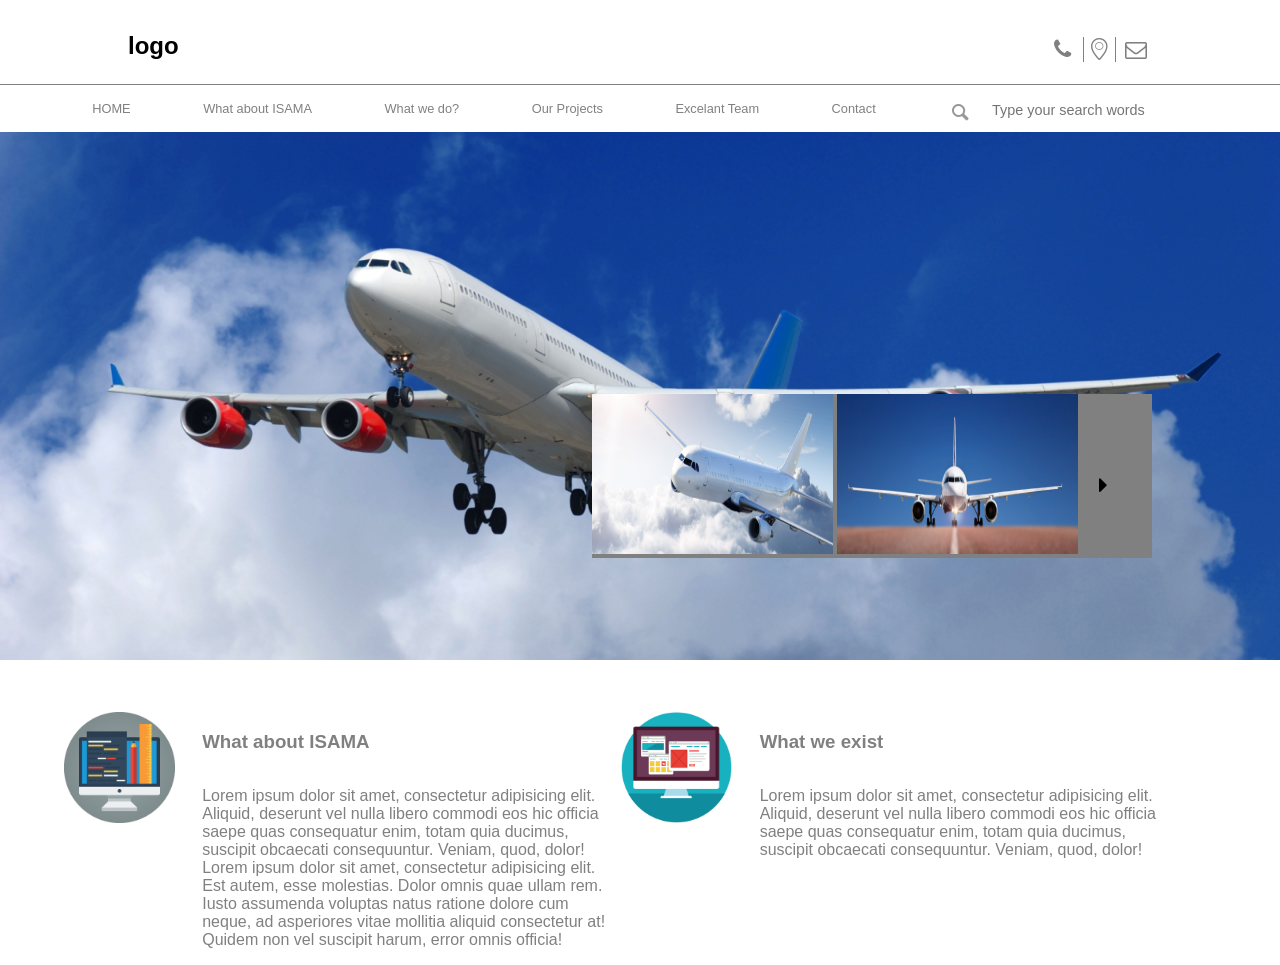
<file: HTML_Task_3/index.html>
<!DOCTYPE html>
<html>
	<head>
		<meta charset="utf-8">
		<meta name="viewport" content="width=device-width, initial-scale=1">
		<title>ISAMA</title>
		<link rel="stylesheet" href="css/font-awesome.min.css">
		<link rel="stylesheet" type="text/css" href="css/style.css">
		<link rel="stylesheet" type="text/css" href="fontello-044453e1/css/fontello.css">
	</head>
	<body>
		<header>
			<section class="header__contact">
				<div class="contacts">
					<span><i class="icon-phone"></i></span>
					<span><i class="icon-location"></i></span>
					<span><i class="icon-mail"></i></span>
				</div>
				<h1 class="logo-desk">logo</h1>
			</section>
			<div class="header-desk">
				<nav class="header__menu">
					<i class="fa fa-bars"></i>
					<ul>
						<li><a href="#">HOME</a></li>
						<li><a href="#">What about ISAMA</a></li>
						<li><a href="#">What we do?</a></li>
						<li><a href="#">Our Projects</a></li>
						<li><a href="#">Excelant Team</a></li>
						<li><a href="#">Contact</a></li>
					</ul>
				</nav>
			<h1 class="logo">logo</h1>
			<div class="search">
				<form>
					<input type="text" placeholder="Type your search words">
					<button type="submit"><i class="icon-search"></i></button>
				</form>
			</div>
			</div>
		</header>
		<section class="images">
			<img src="images/slide1.jpg">
			<div class="slider">
				<img src="images/slide2.jpg">
				<img src="images/slide3.jpg">
				<i class="fa fa-caret-right"></i>
			</div>
		</section>
		<section class="info">
			<div class="info__box">
				<img src="images/pict_1.png">
				<h3>What about ISAMA</h3>
				<p>Lorem ipsum dolor sit amet, consectetur adipisicing elit. Aliquid, deserunt vel nulla libero commodi eos hic officia saepe quas consequatur enim, totam quia ducimus, suscipit obcaecati consequuntur. Veniam, quod, dolor! Lorem ipsum dolor sit amet, consectetur adipisicing elit. Est autem, esse molestias. Dolor omnis quae ullam rem. Iusto assumenda voluptas natus ratione dolore cum neque, ad asperiores vitae mollitia aliquid consectetur at! Quidem non vel suscipit harum, error omnis officia!</p>
			</div>
			<div class="info__box">
				<img src="images/pict_2.png">
				<h3>What we exist</h3>
				<p>Lorem ipsum dolor sit amet, consectetur adipisicing elit. Aliquid, deserunt vel nulla libero commodi eos hic officia saepe quas consequatur enim, totam quia ducimus, suscipit obcaecati consequuntur. Veniam, quod, dolor!</p>
			</div>
		</section>
	</body>
</html>
</file>
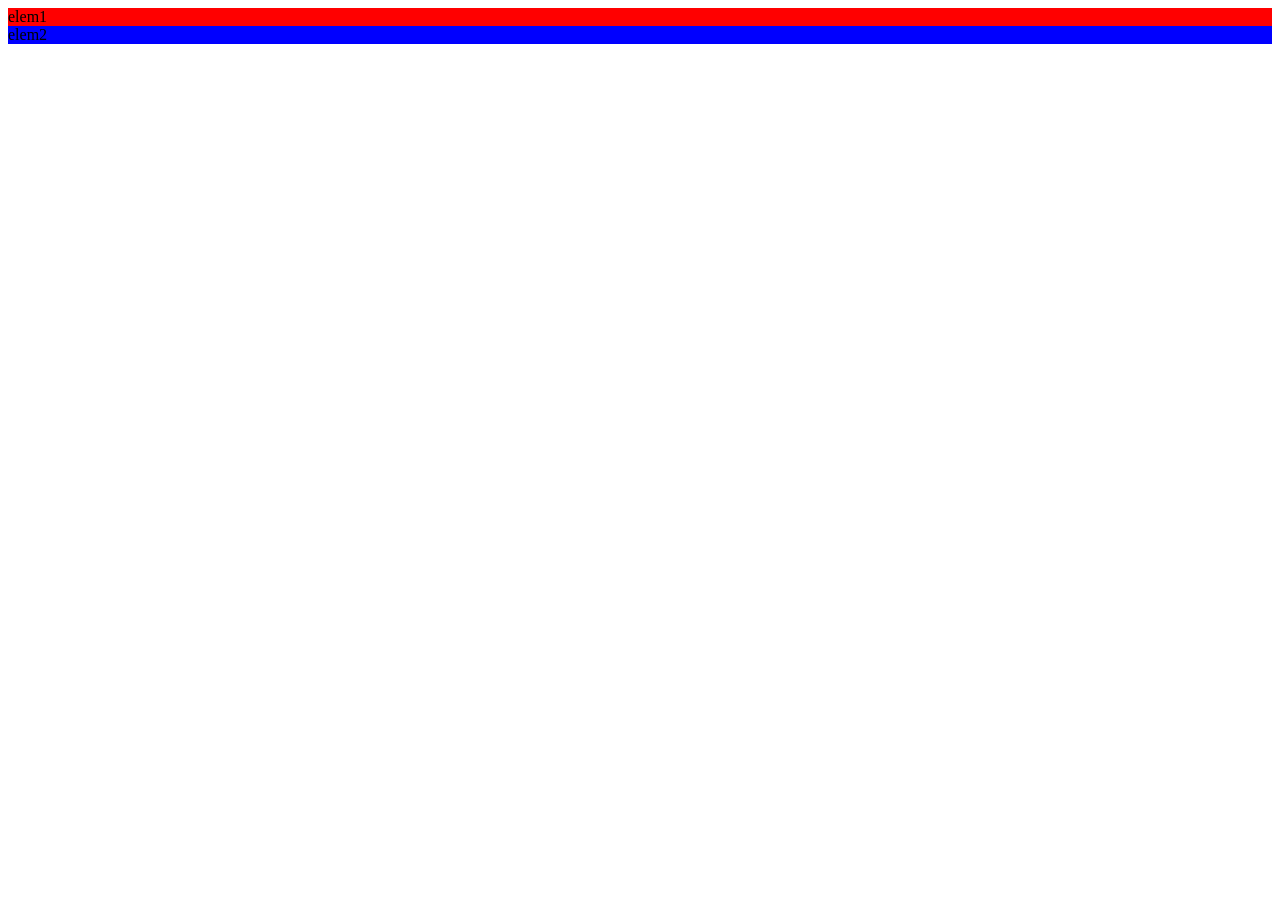
<file: HTML_Task_6/Task6_1/index.html>
<!DOCTYPE html>
<html>
    <head>
        <title>DOM</title>
        <meta charset="utf-8">
    </head>
    <body>
        <div style="background-color: red" id="elem1">elem1</div>
        <div style="background-color: blue" id="elem2">elem2</div>
        <script src="index.js"></script>
    </body>
</html>
</file>
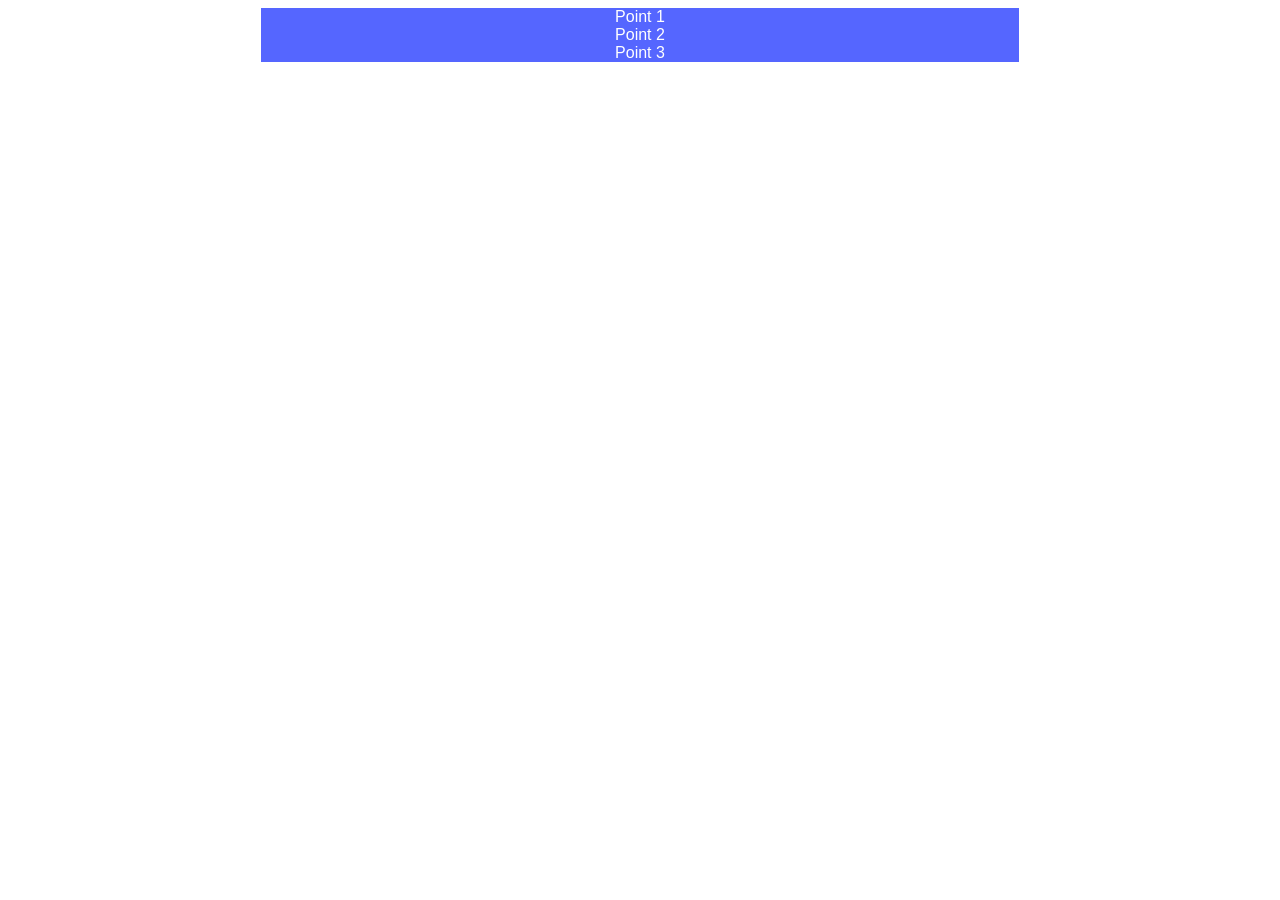
<file: HTML_Task_7/Accordion/index.html>
<!DOCTYPE html>
<html>
    <head>
        <title>Accordion</title>
        <meta charset="utf-8">
        <link rel="stylesheet" href="style.css">
    </head>
    <body>
        <section id="accordion">
            <arcticle class="accordion__section">
                <span class="accordion__label">Point 1</span>
                <section class="accordion__content">
                    <p>
                        Lorem ipsum dolor sit amet, consectetur adipiscing elit. Vivamus bibendum varius neque,
                        et feugiat arcu semper at. Pellentesque et mauris vel lorem fermentum tincidunt. Vivamus
                        velit risus, sagittis id blandit ac, laoreet et dui. Nunc pharetra sed erat vel hendrerit.
                        Morbi euismod id turpis nec lacinia. Duis efficitur vel ligula blandit imperdiet. Vestibulum
                        in ornare arcu. Aenean nec eleifend nunc, eu laoreet lacus. Integer ac augue eleifend, auctor est et,
                        accumsan metus. Fusce tristique erat et dapibus mattis. Proin at lorem non risus condimentum varius.
                        Sed semper est ac enim lacinia efficitur. Donec porta consequat nulla eu blandit. Sed aliquet
                        cursus consectetur.
                    </p>
                </section>
            </arcticle>
            <arcticle class="accordion__section">
                <span class="accordion__label">Point 2</span>
                <section class="accordion__content">
                    <p>
                        Lorem ipsum dolor sit amet, consectetur adipiscing elit. Vivamus bibendum varius neque,
                        et feugiat arcu semper at. Pellentesque et mauris vel lorem fermentum tincidunt. Vivamus
                        velit risus, sagittis id blandit ac, laoreet et dui. Nunc pharetra sed erat vel hendrerit.
                        Morbi euismod id turpis nec lacinia. Duis efficitur vel ligula blandit imperdiet. Vestibulum
                        in ornare arcu. Aenean nec eleifend nunc, eu laoreet lacus. Integer ac augue eleifend, auctor est et,
                        accumsan metus. Fusce tristique erat et dapibus mattis. Proin at lorem non risus condimentum varius.
                        Sed semper est ac enim lacinia efficitur. Donec porta consequat nulla eu blandit. Sed aliquet
                        cursus consectetur.
                    </p>
                </section>
            </arcticle>
            <arcticle class="accordion__section">
                <span class="accordion__label">Point 3</span>
                <section class="accordion__content">
                    <p>
                        Lorem ipsum dolor sit amet, consectetur adipiscing elit. Vivamus bibendum varius neque,
                        et feugiat arcu semper at. Pellentesque et mauris vel lorem fermentum tincidunt. Vivamus
                        velit risus, sagittis id blandit ac, laoreet et dui. Nunc pharetra sed erat vel hendrerit.
                        Morbi euismod id turpis nec lacinia. Duis efficitur vel ligula blandit imperdiet. Vestibulum
                        in ornare arcu. Aenean nec eleifend nunc, eu laoreet lacus. Integer ac augue eleifend, auctor est et,
                        accumsan metus. Fusce tristique erat et dapibus mattis. Proin at lorem non risus condimentum varius.
                        Sed semper est ac enim lacinia efficitur. Donec porta consequat nulla eu blandit. Sed aliquet
                        cursus consectetur.
                    </p>
                </section>
            </arcticle>
        </section>
        <script src="script.js"></script>
    </body>
</html>
</file>
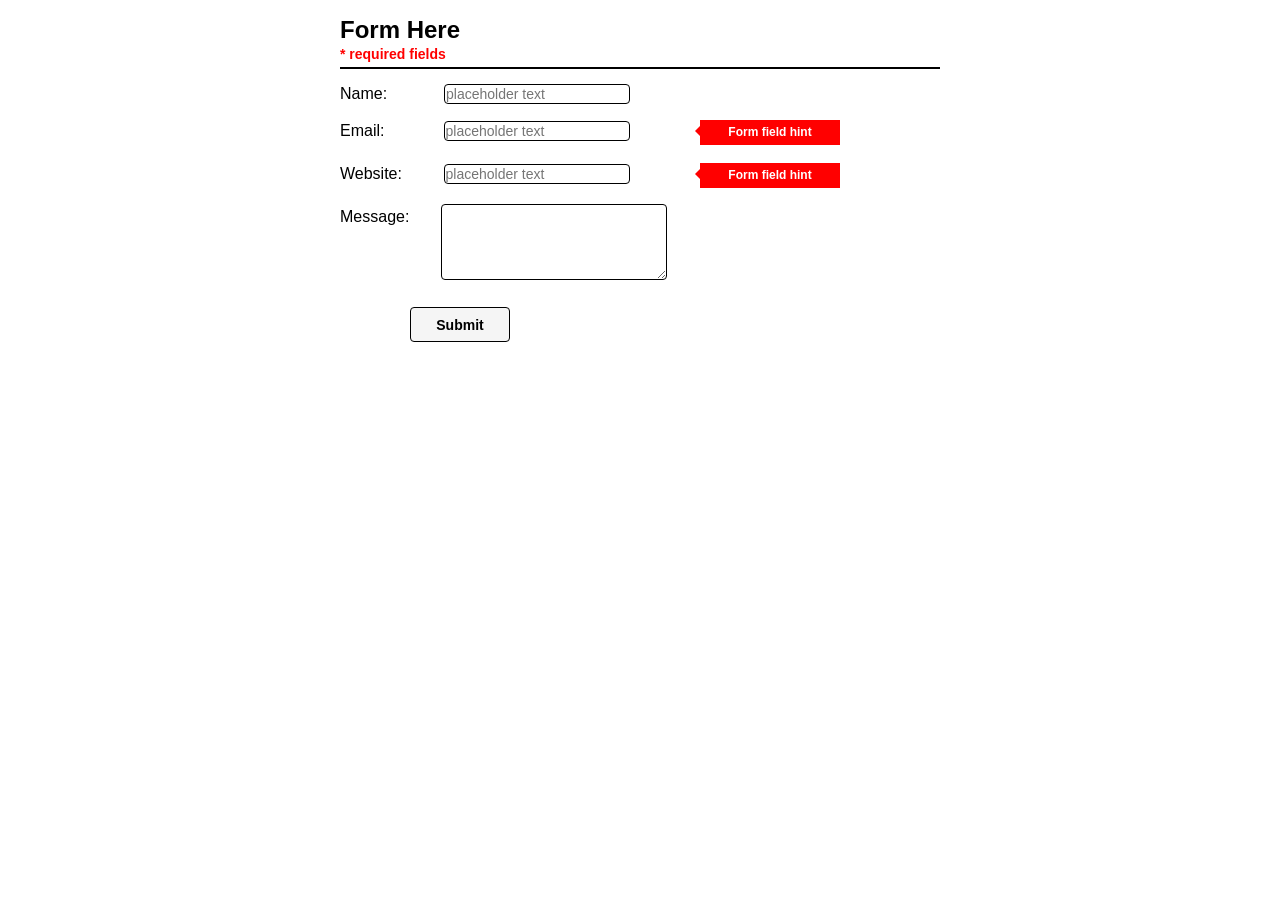
<file: HTML_Task_2/HTML_Task2_01.html>
<!DOCTYPE html>
<html>
    <head>
        <title>Form Here</title>
        <meta charset="utf-8">
        <link rel="stylesheet" href="css/style.css">
    </head>
    <body>
        <form>
            <div class="header">
                <h1>Form Here</h1>
                <p>* required fields</p>
            </div>
            <div class="main">
                <div class="field">
                    <label for="name">Name:</label>
                    <input type="text" name="username" id="name" placeholder="placeholder text">
                </div>
                <div class="field">
                    <label for="email">Email:</label>
                    <input type="email" name="email" id="email" placeholder="placeholder text" required>
                    <div class="prompt">
                        <div class="arrow-left"></div>
                        <div class="help">Form field hint</div>
                    </div>
                </div>
                <div class="field">
                    <label for="website">Website:</label>
                    <input type="url" name="website" id="website" placeholder="placeholder text" required>
                    <div class="prompt">
                        <div class="arrow-left"></div>
                        <div class="help">Form field hint</div>
                    </div>
                </div>
                <div class="field">
                    <label for="message">Message:</label>
                    <textarea name="message" id="message"></textarea>
                </div>   
            </div>
            <div style="clear:both"></div>
            <input type="submit" name="submit" value="Submit">
        </form>
    </body>
</html>
</file>
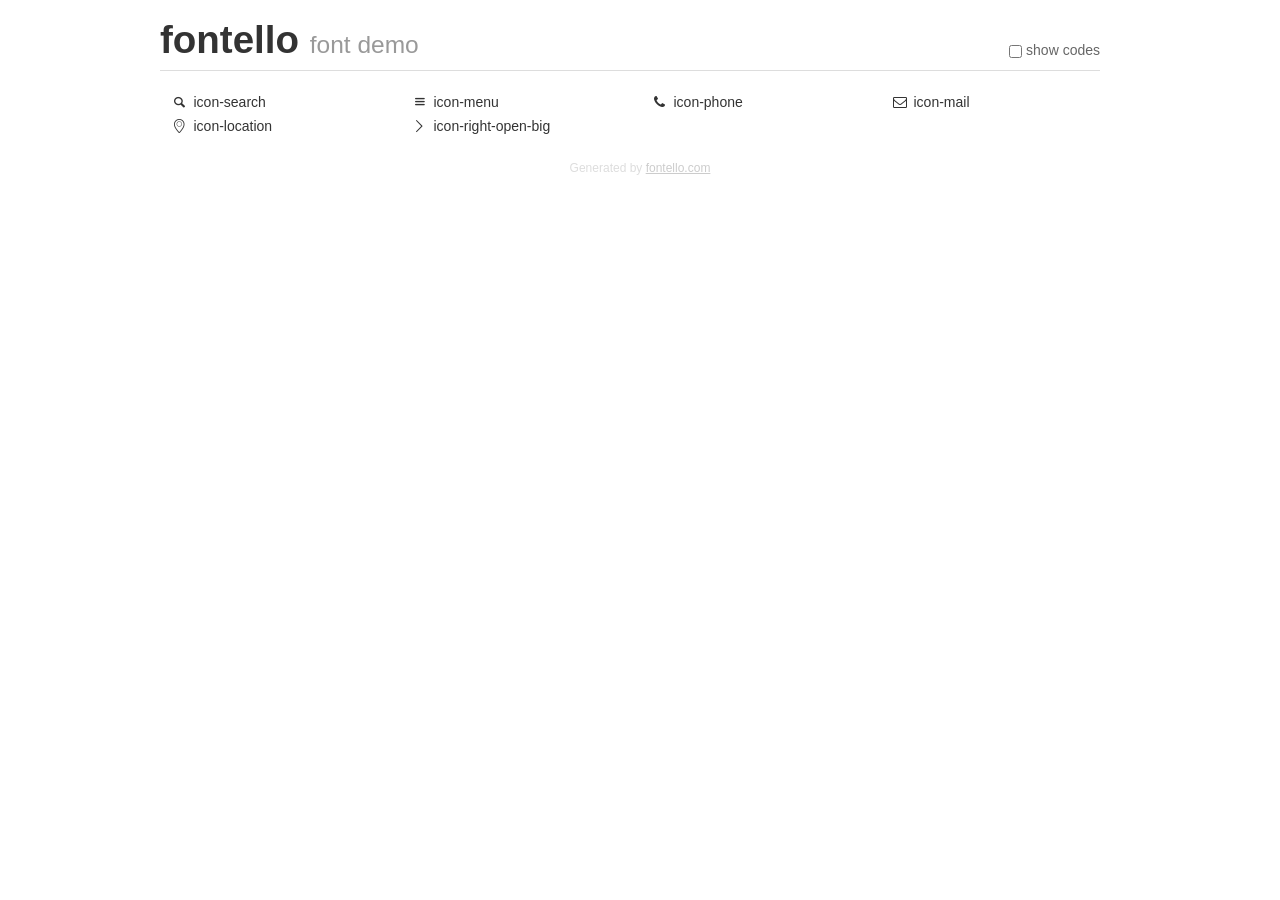
<file: HTML_Task_3/fontello-044453e1/demo.html>
<!DOCTYPE html>
<html>
  <head><!--[if lt IE 9]><script language="javascript" type="text/javascript" src="//html5shim.googlecode.com/svn/trunk/html5.js"></script><![endif]-->
    <meta charset="UTF-8"><style>/*
 * Bootstrap v2.2.1
 *
 * Copyright 2012 Twitter, Inc
 * Licensed under the Apache License v2.0
 * http://www.apache.org/licenses/LICENSE-2.0
 *
 * Designed and built with all the love in the world @twitter by @mdo and @fat.
 */
.clearfix {
  *zoom: 1;
}
.clearfix:before,
.clearfix:after {
  display: table;
  content: "";
  line-height: 0;
}
.clearfix:after {
  clear: both;
}
html {
  font-size: 100%;
  -webkit-text-size-adjust: 100%;
  -ms-text-size-adjust: 100%;
}
a:focus {
  outline: thin dotted #333;
  outline: 5px auto -webkit-focus-ring-color;
  outline-offset: -2px;
}
a:hover,
a:active {
  outline: 0;
}
button,
input,
select,
textarea {
  margin: 0;
  font-size: 100%;
  vertical-align: middle;
}
button,
input {
  *overflow: visible;
  line-height: normal;
}
button::-moz-focus-inner,
input::-moz-focus-inner {
  padding: 0;
  border: 0;
}
body {
  margin: 0;
  font-family: "Helvetica Neue", Helvetica, Arial, sans-serif;
  font-size: 14px;
  line-height: 20px;
  color: #333;
  background-color: #fff;
}
a {
  color: #08c;
  text-decoration: none;
}
a:hover {
  color: #005580;
  text-decoration: underline;
}
.row {
  margin-left: -20px;
  *zoom: 1;
}
.row:before,
.row:after {
  display: table;
  content: "";
  line-height: 0;
}
.row:after {
  clear: both;
}
[class*="span"] {
  float: left;
  min-height: 1px;
  margin-left: 20px;
}
.container,
.navbar-static-top .container,
.navbar-fixed-top .container,
.navbar-fixed-bottom .container {
  width: 940px;
}
.span12 {
  width: 940px;
}
.span11 {
  width: 860px;
}
.span10 {
  width: 780px;
}
.span9 {
  width: 700px;
}
.span8 {
  width: 620px;
}
.span7 {
  width: 540px;
}
.span6 {
  width: 460px;
}
.span5 {
  width: 380px;
}
.span4 {
  width: 300px;
}
.span3 {
  width: 220px;
}
.span2 {
  width: 140px;
}
.span1 {
  width: 60px;
}
[class*="span"].pull-right,
.row-fluid [class*="span"].pull-right {
  float: right;
}
.container {
  margin-right: auto;
  margin-left: auto;
  *zoom: 1;
}
.container:before,
.container:after {
  display: table;
  content: "";
  line-height: 0;
}
.container:after {
  clear: both;
}
p {
  margin: 0 0 10px;
}
.lead {
  margin-bottom: 20px;
  font-size: 21px;
  font-weight: 200;
  line-height: 30px;
}
small {
  font-size: 85%;
}
h1 {
  margin: 10px 0;
  font-family: inherit;
  font-weight: bold;
  line-height: 20px;
  color: inherit;
  text-rendering: optimizelegibility;
}
h1 small {
  font-weight: normal;
  line-height: 1;
  color: #999;
}
h1 {
  line-height: 40px;
}
h1 {
  font-size: 38.5px;
}
h1 small {
  font-size: 24.5px;
}
body {
  margin-top: 90px;
}
.header {
  position: fixed;
  top: 0;
  left: 50%;
  margin-left: -480px;
  background-color: #fff;
  border-bottom: 1px solid #ddd;
  padding-top: 10px;
  z-index: 10;
}
.footer {
  color: #ddd;
  font-size: 12px;
  text-align: center;
  margin-top: 20px;
}
.footer a {
  color: #ccc;
  text-decoration: underline;
}
.the-icons {
  font-size: 14px;
  line-height: 24px;
}
.switch {
  position: absolute;
  right: 0;
  bottom: 10px;
  color: #666;
}
.switch input {
  margin-right: 0.3em;
}
.codesOn .i-name {
  display: none;
}
.codesOn .i-code {
  display: inline;
}
.i-code {
  display: none;
}
@font-face {
      font-family: 'fontello';
      src: url('./font/fontello.eot?75502634');
      src: url('./font/fontello.eot?75502634#iefix') format('embedded-opentype'),
           url('./font/fontello.woff?75502634') format('woff'),
           url('./font/fontello.ttf?75502634') format('truetype'),
           url('./font/fontello.svg?75502634#fontello') format('svg');
      font-weight: normal;
      font-style: normal;
    }
     
     
    .demo-icon
    {
      font-family: "fontello";
      font-style: normal;
      font-weight: normal;
      speak: none;
     
      display: inline-block;
      text-decoration: inherit;
      width: 1em;
      margin-right: .2em;
      text-align: center;
      /* opacity: .8; */
     
      /* For safety - reset parent styles, that can break glyph codes*/
      font-variant: normal;
      text-transform: none;
     
      /* fix buttons height, for twitter bootstrap */
      line-height: 1em;
     
      /* Animation center compensation - margins should be symmetric */
      /* remove if not needed */
      margin-left: .2em;
     
      /* You can be more comfortable with increased icons size */
      /* font-size: 120%; */
     
      /* Font smoothing. That was taken from TWBS */
      -webkit-font-smoothing: antialiased;
      -moz-osx-font-smoothing: grayscale;
     
      /* Uncomment for 3D effect */
      /* text-shadow: 1px 1px 1px rgba(127, 127, 127, 0.3); */
    }
     </style>
    <link rel="stylesheet" href="css/animation.css"><!--[if IE 7]><link rel="stylesheet" href="css/" + font.fontname + "-ie7.css"><![endif]-->
    <script>
      function toggleCodes(on) {
        var obj = document.getElementById('icons');
      
        if (on) {
          obj.className += ' codesOn';
        } else {
          obj.className = obj.className.replace(' codesOn', '');
        }
      }
      
    </script>
  </head>
  <body>
    <div class="container header">
      <h1>fontello <small>font demo</small></h1>
      <label class="switch">
        <input type="checkbox" onclick="toggleCodes(this.checked)">show codes
      </label>
    </div>
    <div class="container" id="icons">
      <div class="row">
        <div class="the-icons span3" title="Code: 0xe800"><i class="demo-icon icon-search">&#xe800;</i> <span class="i-name">icon-search</span><span class="i-code">0xe800</span></div>
        <div class="the-icons span3" title="Code: 0xe801"><i class="demo-icon icon-menu">&#xe801;</i> <span class="i-name">icon-menu</span><span class="i-code">0xe801</span></div>
        <div class="the-icons span3" title="Code: 0xe802"><i class="demo-icon icon-phone">&#xe802;</i> <span class="i-name">icon-phone</span><span class="i-code">0xe802</span></div>
        <div class="the-icons span3" title="Code: 0xe803"><i class="demo-icon icon-mail">&#xe803;</i> <span class="i-name">icon-mail</span><span class="i-code">0xe803</span></div>
      </div>
      <div class="row">
        <div class="the-icons span3" title="Code: 0xe804"><i class="demo-icon icon-location">&#xe804;</i> <span class="i-name">icon-location</span><span class="i-code">0xe804</span></div>
        <div class="the-icons span3" title="Code: 0xe805"><i class="demo-icon icon-right-open-big">&#xe805;</i> <span class="i-name">icon-right-open-big</span><span class="i-code">0xe805</span></div>
      </div>
    </div>
    <div class="container footer">Generated by <a href="http://fontello.com">fontello.com</a></div>
  </body>
</html>
</file>
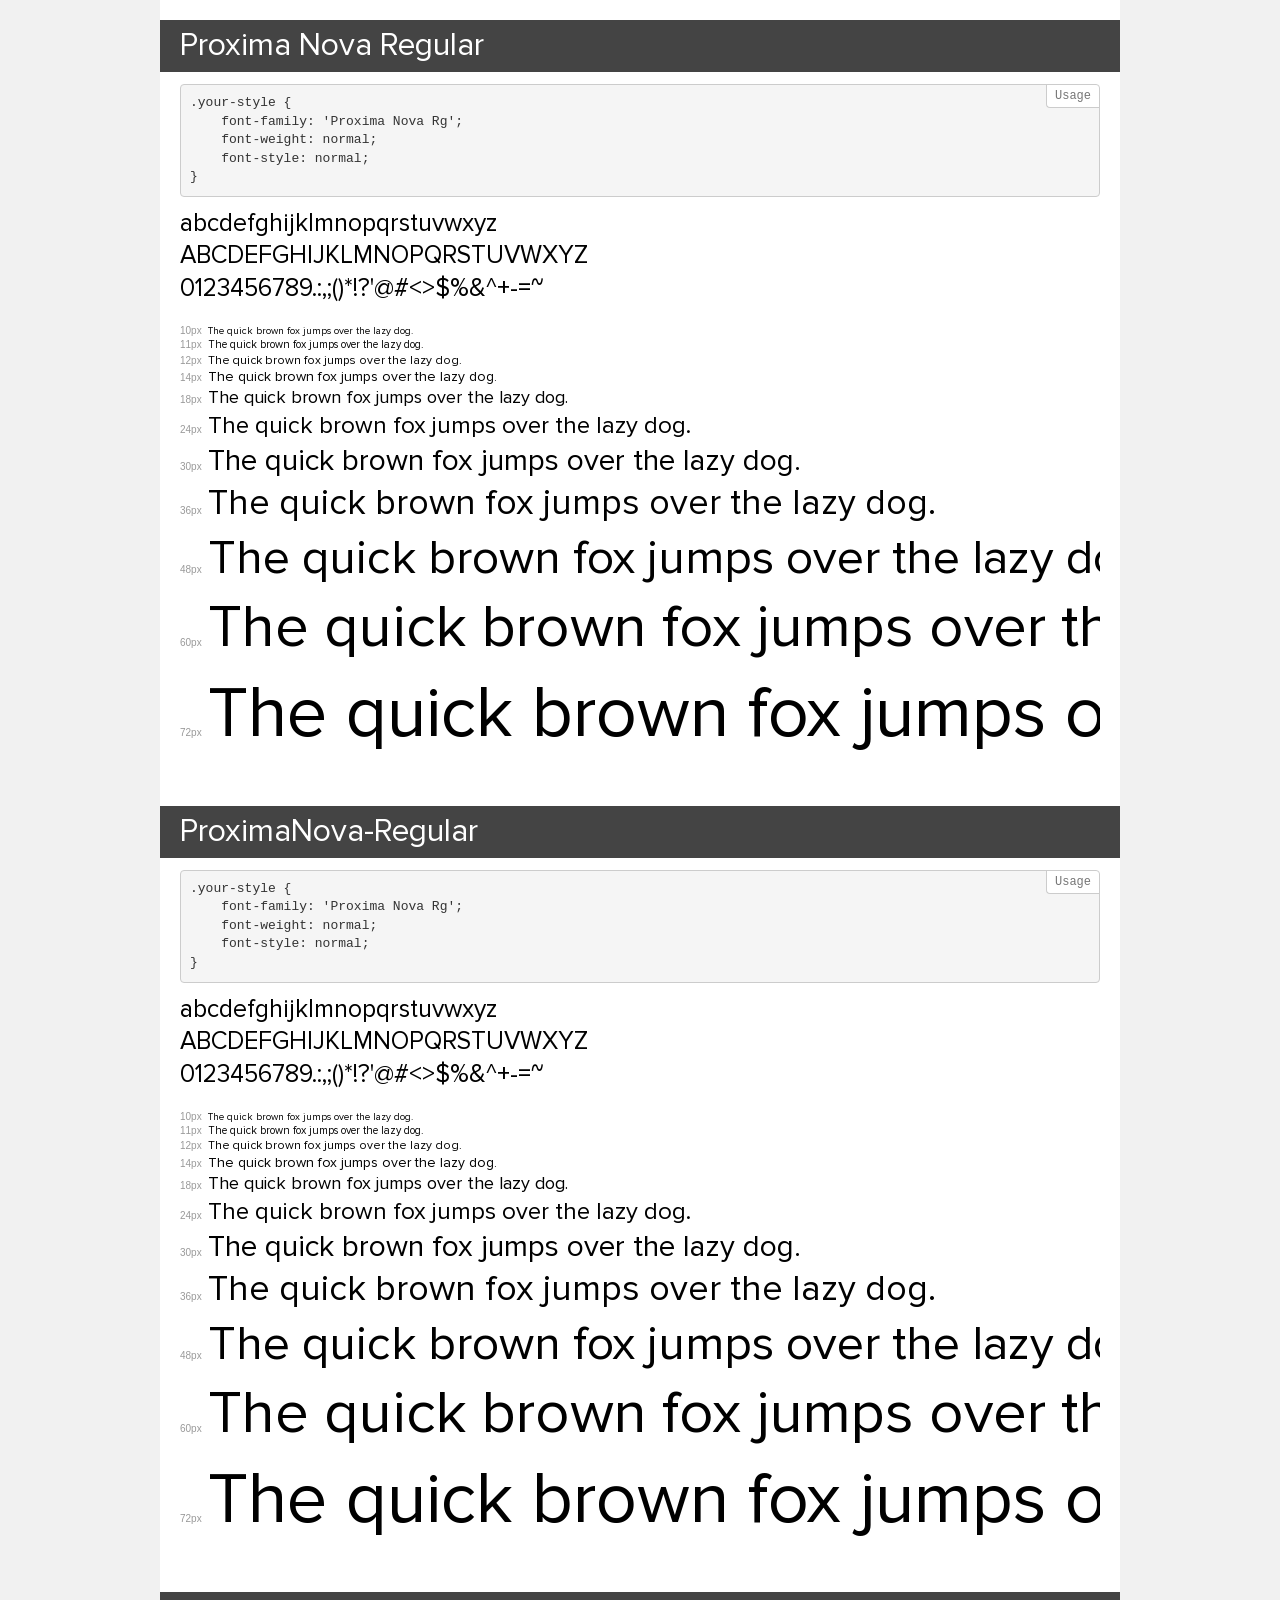
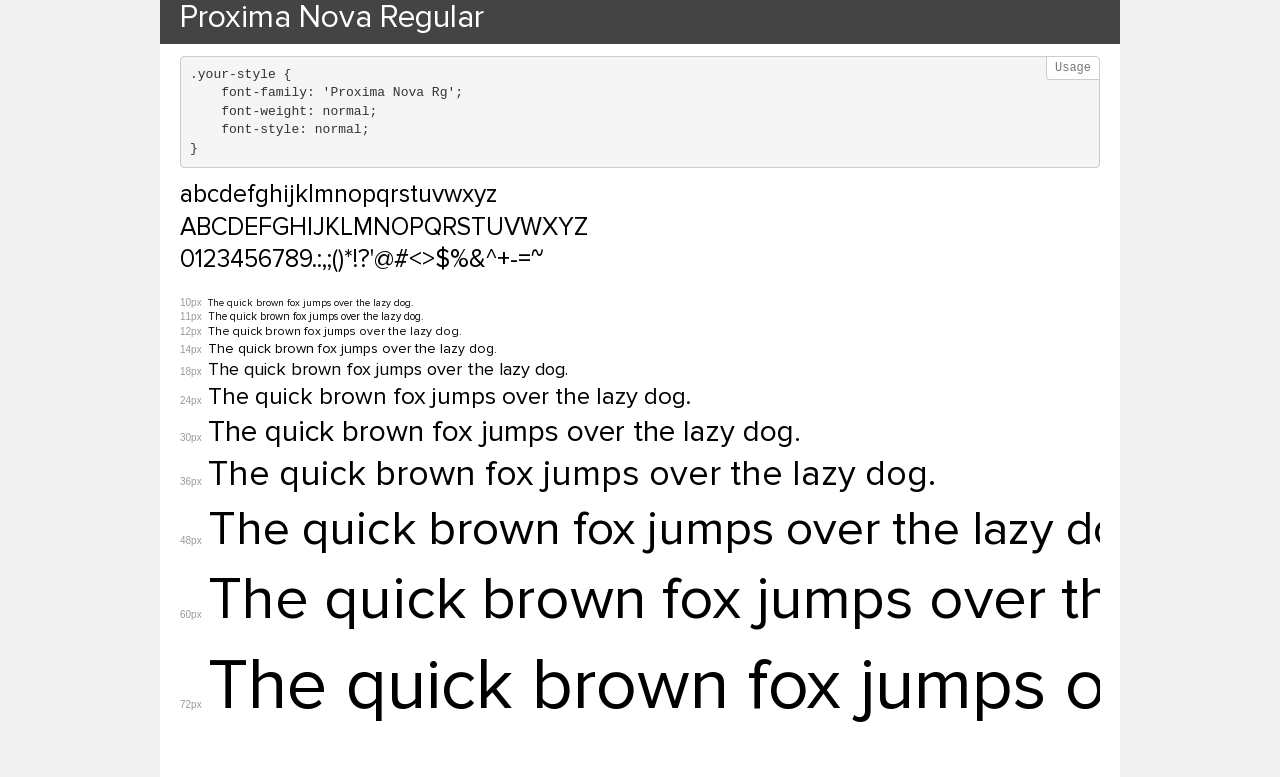
<file: Layout/fonts/demo.html>
<!DOCTYPE html>
<html>
<head>
    <meta charset="utf-8">
    <meta http-equiv="X-UA-Compatible" content="IE=edge">
    <meta name="viewport" content="width=device-width, initial-scale=1">
    <meta name="robots" content="noindex, noarchive">
    <title>Transfonter demo</title>
    <link href="stylesheet.css" rel="stylesheet">
    <style>
        /*
        http://meyerweb.com/eric/tools/css/reset/
        v2.0 | 20110126
        License: none (public domain)
        */
        html, body, div, span, applet, object, iframe,
        h1, h2, h3, h4, h5, h6, p, blockquote, pre,
        a, abbr, acronym, address, big, cite, code,
        del, dfn, em, img, ins, kbd, q, s, samp,
        small, strike, strong, sub, sup, tt, var,
        b, u, i, center,
        dl, dt, dd, ol, ul, li,
        fieldset, form, label, legend,
        table, caption, tbody, tfoot, thead, tr, th, td,
        article, aside, canvas, details, embed,
        figure, figcaption, footer, header, hgroup,
        menu, nav, output, ruby, section, summary,
        time, mark, audio, video {
            margin: 0;
            padding: 0;
            border: 0;
            font-size: 100%;
            font: inherit;
            vertical-align: baseline;
        }
        /* HTML5 display-role reset for older browsers */
        article, aside, details, figcaption, figure,
        footer, header, hgroup, menu, nav, section {
            display: block;
        }
        body {
            line-height: 1;
        }
        ol, ul {
            list-style: none;
        }
        blockquote, q {
            quotes: none;
        }
        blockquote:before, blockquote:after,
        q:before, q:after {
            content: '';
            content: none;
        }
        table {
            border-collapse: collapse;
            border-spacing: 0;
        }
        /* common styles */
        body {
            background: #f1f1f1;
            color: #000;
        }
        .page {
            background: #fff;
            width: 920px;
            margin: 0 auto;
            padding: 20px 20px 0 20px;
            overflow: hidden;
        }
        .font-container {
            overflow-x: auto;
            overflow-y: hidden;
            margin-bottom: 40px;
            line-height: 1.3;
            white-space: nowrap;
            padding-bottom: 5px;
        }
        h1 {
            position: relative;
            background: #444;
            font-size: 32px;
            color: #fff;
            padding: 10px 20px;
            margin: 0 -20px 12px -20px;
        }
        .letters {
            font-size: 25px;
            margin-bottom: 20px;
        }
        .s10:before {
            content: '10px';
        }
        .s11:before {
            content: '11px';
        }
        .s12:before {
            content: '12px';
        }
        .s14:before {
            content: '14px';
        }
        .s18:before {
            content: '18px';
        }
        .s24:before {
            content: '24px';
        }
        .s30:before {
            content: '30px';
        }
        .s36:before {
            content: '36px';
        }
        .s48:before {
            content: '48px';
        }
        .s60:before {
            content: '60px';
        }
        .s72:before {
            content: '72px';
        }
        .s10:before, .s11:before, .s12:before, .s14:before,
        .s18:before, .s24:before, .s30:before, .s36:before,
        .s48:before, .s60:before, .s72:before {
            font-family: Arial, sans-serif;
            font-size: 10px;
            font-weight: normal;
            font-style: normal;
            color: #999;
            padding-right: 6px;
        }
        pre {
            display: block;
            position: relative;
            padding: 9px;
            margin: 0 0 10px;
            font-family: Monaco, Menlo, Consolas, "Courier New", monospace !important;
            font-size: 13px;
            line-height: 1.428571429;
            color: #333;
            font-weight: normal !important;
            font-style: normal !important;
            background-color: #f5f5f5;
            border: 1px solid #ccc;
            overflow-x: auto;
            border-radius: 4px;
        }
        pre:after {
            display: block;
            position: absolute;
            right: 0;
            top: 0;
            content: 'Usage';
            line-height: 1;
            padding: 5px 8px;
            font-size: 12px;
            color: #767676;
            background-color: #fff;
            border: 1px solid #ccc;
            border-right: none;
            border-top: none;
            border-radius: 0 4px 0 4px;
            z-index: 10;
        }
        /* responsive */
        @media (max-width: 959px) {
            .page {
                width: auto;
                margin: 0;
            }
        }
    </style>
</head>
<body>
<div class="page">
    <div class="demo" style="font-family: 'Proxima Nova Rg'; font-weight: normal; font-style: normal;">
        <h1>Proxima Nova Regular</h1>
        <pre>.your-style {
    font-family: 'Proxima Nova Rg';
    font-weight: normal;
    font-style: normal;
}</pre>
        <div class="font-container">
            <p class="letters">
                abcdefghijklmnopqrstuvwxyz<br>
ABCDEFGHIJKLMNOPQRSTUVWXYZ<br>
                0123456789.:,;()*!?'@#<>$%&^+-=~
            </p>
            <p class="s10" style="font-size: 10px;">The quick brown fox jumps over the lazy dog.</p>
            <p class="s11" style="font-size: 11px;">The quick brown fox jumps over the lazy dog.</p>
            <p class="s12" style="font-size: 12px;">The quick brown fox jumps over the lazy dog.</p>
            <p class="s14" style="font-size: 14px;">The quick brown fox jumps over the lazy dog.</p>
            <p class="s18" style="font-size: 18px;">The quick brown fox jumps over the lazy dog.</p>
            <p class="s24" style="font-size: 24px;">The quick brown fox jumps over the lazy dog.</p>
            <p class="s30" style="font-size: 30px;">The quick brown fox jumps over the lazy dog.</p>
            <p class="s36" style="font-size: 36px;">The quick brown fox jumps over the lazy dog.</p>
            <p class="s48" style="font-size: 48px;">The quick brown fox jumps over the lazy dog.</p>
            <p class="s60" style="font-size: 60px;">The quick brown fox jumps over the lazy dog.</p>
            <p class="s72" style="font-size: 72px;">The quick brown fox jumps over the lazy dog.</p>
        </div>
    </div>
    <div class="demo" style="font-family: 'Proxima Nova Rg'; font-weight: normal; font-style: normal;">
        <h1>ProximaNova-Regular</h1>
        <pre>.your-style {
    font-family: 'Proxima Nova Rg';
    font-weight: normal;
    font-style: normal;
}</pre>
        <div class="font-container">
            <p class="letters">
                abcdefghijklmnopqrstuvwxyz<br>
ABCDEFGHIJKLMNOPQRSTUVWXYZ<br>
                0123456789.:,;()*!?'@#<>$%&^+-=~
            </p>
            <p class="s10" style="font-size: 10px;">The quick brown fox jumps over the lazy dog.</p>
            <p class="s11" style="font-size: 11px;">The quick brown fox jumps over the lazy dog.</p>
            <p class="s12" style="font-size: 12px;">The quick brown fox jumps over the lazy dog.</p>
            <p class="s14" style="font-size: 14px;">The quick brown fox jumps over the lazy dog.</p>
            <p class="s18" style="font-size: 18px;">The quick brown fox jumps over the lazy dog.</p>
            <p class="s24" style="font-size: 24px;">The quick brown fox jumps over the lazy dog.</p>
            <p class="s30" style="font-size: 30px;">The quick brown fox jumps over the lazy dog.</p>
            <p class="s36" style="font-size: 36px;">The quick brown fox jumps over the lazy dog.</p>
            <p class="s48" style="font-size: 48px;">The quick brown fox jumps over the lazy dog.</p>
            <p class="s60" style="font-size: 60px;">The quick brown fox jumps over the lazy dog.</p>
            <p class="s72" style="font-size: 72px;">The quick brown fox jumps over the lazy dog.</p>
        </div>
    </div>
    <div class="demo" style="font-family: 'Proxima Nova Rg'; font-weight: normal; font-style: normal;">
        <h1>Proxima Nova Regular</h1>
        <pre>.your-style {
    font-family: 'Proxima Nova Rg';
    font-weight: normal;
    font-style: normal;
}</pre>
        <div class="font-container">
            <p class="letters">
                abcdefghijklmnopqrstuvwxyz<br>
ABCDEFGHIJKLMNOPQRSTUVWXYZ<br>
                0123456789.:,;()*!?'@#<>$%&^+-=~
            </p>
            <p class="s10" style="font-size: 10px;">The quick brown fox jumps over the lazy dog.</p>
            <p class="s11" style="font-size: 11px;">The quick brown fox jumps over the lazy dog.</p>
            <p class="s12" style="font-size: 12px;">The quick brown fox jumps over the lazy dog.</p>
            <p class="s14" style="font-size: 14px;">The quick brown fox jumps over the lazy dog.</p>
            <p class="s18" style="font-size: 18px;">The quick brown fox jumps over the lazy dog.</p>
            <p class="s24" style="font-size: 24px;">The quick brown fox jumps over the lazy dog.</p>
            <p class="s30" style="font-size: 30px;">The quick brown fox jumps over the lazy dog.</p>
            <p class="s36" style="font-size: 36px;">The quick brown fox jumps over the lazy dog.</p>
            <p class="s48" style="font-size: 48px;">The quick brown fox jumps over the lazy dog.</p>
            <p class="s60" style="font-size: 60px;">The quick brown fox jumps over the lazy dog.</p>
            <p class="s72" style="font-size: 72px;">The quick brown fox jumps over the lazy dog.</p>
        </div>
    </div>
</div>
</body>
</html>
</file>
<file: HTML_Task_3/css/style.css>
body {
	font-family: Tahoma, Geneva, Verdana, sans-serif;
	margin: 0 auto;
}
.header-desk {
	display: -webkit-box;
	display: -ms-flexbox;
	display: flex;
	-ms-flex-pack: distribute;
	justify-content: space-around;
	-webkit-box-align: center;
	-ms-flex-align: center;
	align-items: center;
}
nav i {
	cursor: pointer;
	font-size: 4rem;
}
.search {
	height: 1.5rem;
	width: 25%;
	position: relative;
}
.search input[type="text"]{
	border: none;
	height: 1.5rem;
	font-size: .9rem;
	position: absolute;
	width: 85%;
	padding-left: 15%;
	outline: none;
}
.search button {
	cursor: pointer;
	width: 1.3rem;
	font-size: 1.3rem;
	outline: none;
	border:  none;
	background: transparent;
	position: absolute;
	left: 0%;
	margin-top:2px;
	opacity: .4;
	-webkit-transition: all .4s ease;
	-o-transition: all .4s ease;
	transition: all .4s ease;
}
.search button:hover {
	opacity: 1;
}

.search i {
	margin-left: -50%;
}
.images img {
	width: 100%;

	background-size: cover;
}
.info{
	width: 80%;
	margin-left: 10%;
}
.info__box {
	margin-top: 3rem;
}
.info__box img {
	float: left;
	width: 20%;
	padding-right: 5%;
}
.info__box p {
	display: inline-block;
	width: 75%;
	
}
.info__box p, .info__box h3 {
	color: gray;
}
.header-desk ul, .header__contact {
		display: none;
	}
.slider {
	display: none;
}
@media only screen and (min-width: 768px)  {
	.logo-desk {
		margin: 2rem 0rem 0 10%;
	}
	.contacts{
		margin-top: 5px;
		margin-right: 10%;
		float: right;
	}
	.contacts span {
		cursor: pointer;
		position: relative;
		font-size: 1.4rem;
		color: gray;
		-webkit-transition: all .4s ease;
		-o-transition: all .4s ease;
		transition: all .4s ease;
	}
	.contacts span:hover {
		color: #60abf8;
	}
	.contacts span:hover:after {
		position: absolute;
		top: -2.2rem;
		left: -2.5rem;
		content: "Saudi Arabla. Alreyadah";
		width: 7rem;
		height: .8rem;
		font-style: normal;
		padding: 4px;
		color: gray;
		border: 1px solid gray;
		border-radius: 2px;
		font-size: 10px;
	}
	.contacts span:hover:before {
		content: '';
		position: absolute;
		top: -.9rem;
		left: 20%;
		border: 10px solid transparent;
		border-top: 10px solid gray;
	}
	.contacts span:nth-child(2){
		border-right: 1px solid gray;
		border-left: 1px solid gray;
	}
	.header__contact  {
		border-bottom: 1px solid gray;
		padding-bottom: 1.5rem;
	}
	nav {
		width: 70%;
	}
	.header-desk ul li {
		list-style: none;
		font-size: .8rem;
	}
	.header-desk a {
		text-decoration: none;
		color: gray;
	}
	.header-desk ul, .header__contact {
		display: block;
	}
	.fa-bars, .logo {
		display: none;
	}
	.header-desk ul {
		display: -webkit-box;
		display: -ms-flexbox;
		display: flex;
		-ms-flex-pack: distribute;
		justify-content: space-around;
	}
	.images {
		position: relative;
	}
	.slider {
		display: block;
		background: gray;
		position: absolute;
		bottom: 20%;
		right: 10%;
		width: 35rem;
		padding: 0;
	}
	.slider img{
		display: inline-block;
		height: 10rem;
		width: 43%;
	}
	.slider i {
		-webkit-transform: translateY(-250%);
		-ms-transform: translateY(-250%);
		transform: translateY(-250%);
		font-size: 1.5rem;
		width: 4%;
		margin-left: 1rem;
		display: inline-block;
	}
	.info {
		margin-left: 5%;
		width: 90%;
	}
	.info__box {

		display: inline-block;
		width: 48%;
		vertical-align: top;
	}
	.info__box p {
		margin-left: 0;
	}
}
@media only screen and (min-width: 1024px) {
	.header-min ul li {
		font-size: 1rem;
	}
}
@media only screen and (max-width: 650px) {
	.logo {
		font-size: 99%;
	}
	.search button {
		font-size: 1rem;
		left: -.7rem;
		top: .2rem;
	}
	.info__box {
	text-align: center;
	}
	.info__box img {
	float: none;
	}
}
</file>
<file: HTML_Task_3/fontello-044453e1/css/fontello.css>
@font-face {
  font-family: 'fontello';
  src: url('../font/fontello.eot?51944661');
  src: url('../font/fontello.eot?51944661#iefix') format('embedded-opentype'),
       url('../font/fontello.woff2?51944661') format('woff2'),
       url('../font/fontello.woff?51944661') format('woff'),
       url('../font/fontello.ttf?51944661') format('truetype'),
       url('../font/fontello.svg?51944661#fontello') format('svg');
  font-weight: normal;
  font-style: normal;
}
/* Chrome hack: SVG is rendered more smooth in Windozze. 100% magic, uncomment if you need it. */
/* Note, that will break hinting! In other OS-es font will be not as sharp as it could be */
/*
@media screen and (-webkit-min-device-pixel-ratio:0) {
  @font-face {
    font-family: 'fontello';
    src: url('../font/fontello.svg?51944661#fontello') format('svg');
  }
}
*/
 
 [class^="icon-"]:before, [class*=" icon-"]:before {
  font-family: "fontello";
  font-style: normal;
  font-weight: normal;
  speak: none;
 
  display: inline-block;
  text-decoration: inherit;
  width: 1em;
  margin-right: .2em;
  text-align: center;
  /* opacity: .8; */
 
  /* For safety - reset parent styles, that can break glyph codes*/
  font-variant: normal;
  text-transform: none;
 
  /* fix buttons height, for twitter bootstrap */
  line-height: 1em;
 
  /* Animation center compensation - margins should be symmetric */
  /* remove if not needed */
  margin-left: .2em;
 
  /* you can be more comfortable with increased icons size */
  /* font-size: 120%; */
 
  /* Font smoothing. That was taken from TWBS */
  -webkit-font-smoothing: antialiased;
  -moz-osx-font-smoothing: grayscale;
 
  /* Uncomment for 3D effect */
  /* text-shadow: 1px 1px 1px rgba(127, 127, 127, 0.3); */
}
 
.icon-search:before { content: '\e800'; } /* '' */
.icon-menu:before { content: '\e801'; } /* '' */
.icon-phone:before { content: '\e802'; } /* '' */
.icon-mail:before { content: '\e803'; } /* '' */
.icon-location:before { content: '\e804'; } /* '' */
.icon-right-open-big:before { content: '\e805'; } /* '' */
</file>
<file: HTML_Task_7/Accordion/style.css>
#accordion {
    margin: 0 auto;
    width: 60%;
}
.accordion__section {
    padding: 0;

}
.accordion__label {
    display: block;
    font-family: Arial, Helvetica, sans-serif;
    font-size: 1rem;
    color: white;
    text-align: center;
    cursor: pointer;
    background: #56ff;
}
.accordion__content {
    display: none;
    background: #56ff;
}
.accordion__content p {
    margin: 0;
}
</file>
<file: HTML_Task_2/css/style.css>
form {
    font-family: Arial, Helvetica, sans-serif;
    margin-left: auto;
    margin-right: auto;
    width: 600px;
}
.header {
    border-bottom: 2px solid black;
}
.header h1 {
    font-size: 24px;
    margin-bottom: 2px;
}
.header p {
    font-size: 14px;
    color: red;
    margin-top: 2px;
    margin-bottom: 5px;
    font-weight: bold;
}
.field {
    line-height: 25px;
    clear: both;
    text-align: right;
    margin-top: 12px;
}
label {
    float: left;
}
.main {
    float: left;
    width: 500px;
    font-size: 16px;
}
.field textarea {
    margin-right: 173px;
    width: 220px;
    border-radius: 4px;
    border: 1px solid black;
    height: 70px;
}
.arrow-left {
    display: inline-block;
    width: 0; 
    height: 0; 
    border-top: 5px solid transparent;
    border-bottom: 5px solid transparent; 
    border-right:5px solid red; 
}
.help {
    display: inline-block;
    font-size: 12px;
    text-align: center;
    width: 140px;
    background-color: red;
}
.prompt {
    display: inline-block;
    color: white;
    font-size: 0;
    margin-left: 61px;
    font-weight: bold;
}
.main .field:first-child {
    margin-right: 210px;
}
input[type="submit"] {
    margin-top: 20px;
    margin-left: 70px;
    box-shadow: none;
    background-color: whitesmoke;
    width: 100px;
    height: 35px;
    font-weight: bold;
}
input {
    border-radius: 4px;
    font-size: 14px;
    border: 1px solid black;
    width: 182px;
    padding-left: 1px;
    padding-right: 1px;
}
</file>
<file: HTML_Task_3/fontello-044453e1/css/animation.css>
/*
   Animation example, for spinners
*/
.animate-spin {
  -moz-animation: spin 2s infinite linear;
  -o-animation: spin 2s infinite linear;
  -webkit-animation: spin 2s infinite linear;
  animation: spin 2s infinite linear;
  display: inline-block;
}
@-moz-keyframes spin {
  0% {
    -moz-transform: rotate(0deg);
    -o-transform: rotate(0deg);
    -webkit-transform: rotate(0deg);
    transform: rotate(0deg);
  }

  100% {
    -moz-transform: rotate(359deg);
    -o-transform: rotate(359deg);
    -webkit-transform: rotate(359deg);
    transform: rotate(359deg);
  }
}
@-webkit-keyframes spin {
  0% {
    -moz-transform: rotate(0deg);
    -o-transform: rotate(0deg);
    -webkit-transform: rotate(0deg);
    transform: rotate(0deg);
  }

  100% {
    -moz-transform: rotate(359deg);
    -o-transform: rotate(359deg);
    -webkit-transform: rotate(359deg);
    transform: rotate(359deg);
  }
}
@-o-keyframes spin {
  0% {
    -moz-transform: rotate(0deg);
    -o-transform: rotate(0deg);
    -webkit-transform: rotate(0deg);
    transform: rotate(0deg);
  }

  100% {
    -moz-transform: rotate(359deg);
    -o-transform: rotate(359deg);
    -webkit-transform: rotate(359deg);
    transform: rotate(359deg);
  }
}
@-ms-keyframes spin {
  0% {
    -moz-transform: rotate(0deg);
    -o-transform: rotate(0deg);
    -webkit-transform: rotate(0deg);
    transform: rotate(0deg);
  }

  100% {
    -moz-transform: rotate(359deg);
    -o-transform: rotate(359deg);
    -webkit-transform: rotate(359deg);
    transform: rotate(359deg);
  }
}
@keyframes spin {
  0% {
    -moz-transform: rotate(0deg);
    -o-transform: rotate(0deg);
    -webkit-transform: rotate(0deg);
    transform: rotate(0deg);
  }

  100% {
    -moz-transform: rotate(359deg);
    -o-transform: rotate(359deg);
    -webkit-transform: rotate(359deg);
    transform: rotate(359deg);
  }
}
</file>
<file: Layout/fonts/stylesheet.css>
/* This stylesheet generated by Transfonter (https://transfonter.org) on April 13, 2018 7:59 AM */

@font-face {
    font-family: 'Proxima Nova Rg';
    src: url('ProximaNova-Regular.woff2') format('woff2'),
        url('ProximaNova-Regular.woff') format('woff');
    font-weight: normal;
    font-style: normal;
}

@font-face {
    font-family: 'Proxima Nova Rg';
    src: url('ProximaNova-Regular.woff2') format('woff2'),
        url('ProximaNova-Regular.woff') format('woff');
    font-weight: normal;
    font-style: normal;
}

@font-face {
    font-family: 'Proxima Nova Rg';
    src: url('ProximaNova-Regular.woff2') format('woff2'),
        url('ProximaNova-Regular.woff') format('woff');
    font-weight: normal;
    font-style: normal;
}
</file>
